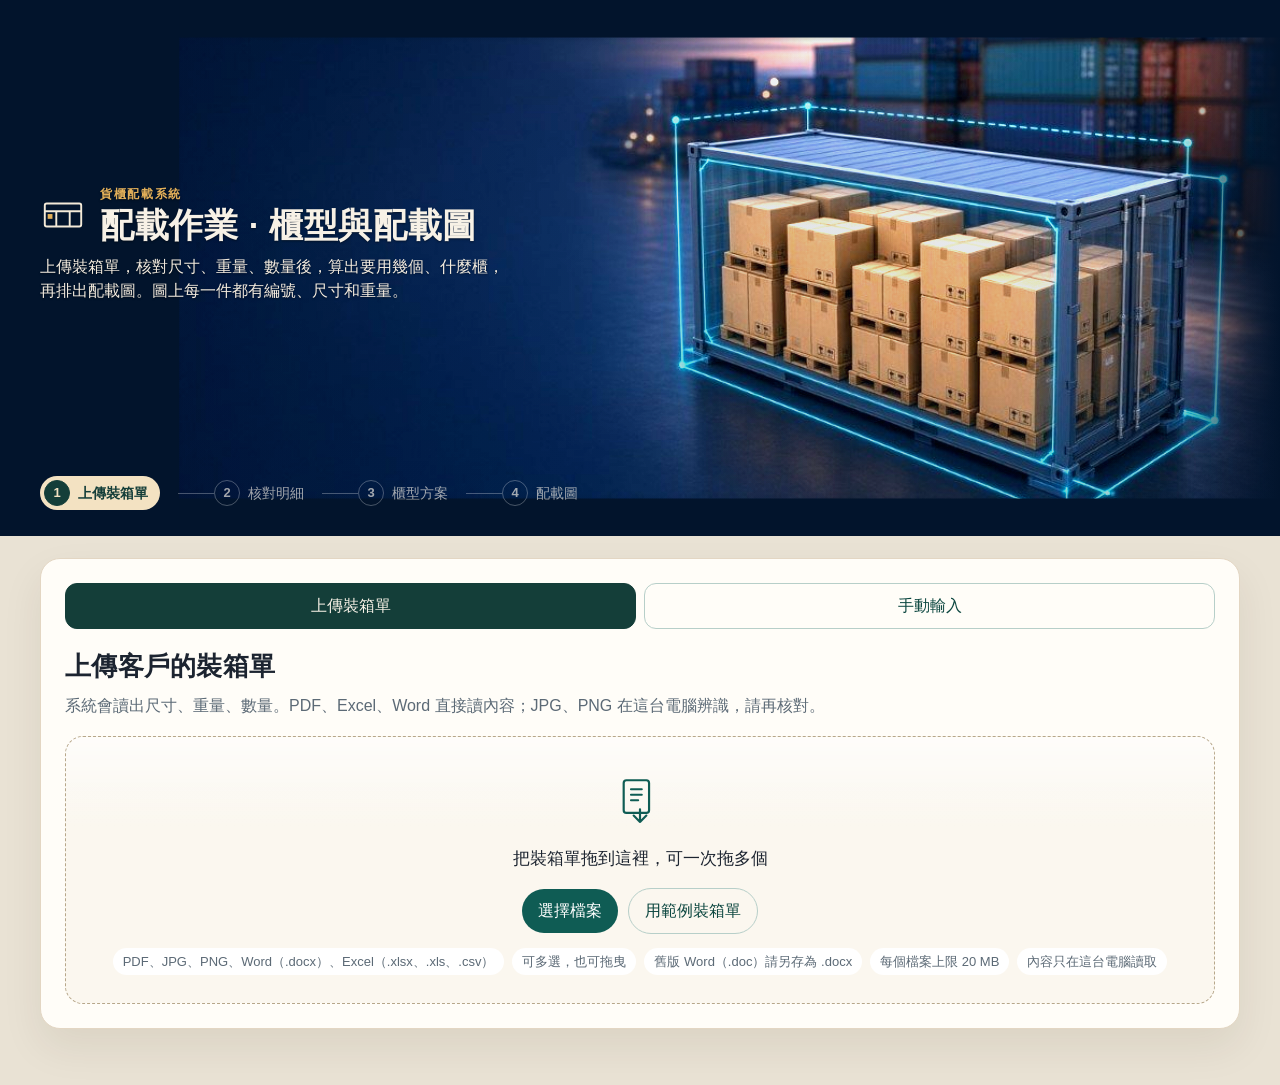
<file: index.html>
<!DOCTYPE html>
<html lang="zh-Hant">
  <head>
    <meta charset="utf-8" />
    <meta name="viewport" content="width=device-width, initial-scale=1" />
    <meta name="color-scheme" content="light" />
    <title>配載作業 · 櫃型與配載圖</title>
    <link rel="stylesheet" href="css/app.css?v=3.6" />
    <script type="importmap">
      {
        "imports": {
          "three": "./js/vendor/three/three.module.js"
        }
      }
    </script>
  </head>
  <body data-step="1">
    <a class="skip" href="#stage">跳到主要內容</a>
    <header class="mast">
      <div class="hero-backdrop" aria-hidden="true">
        <img
          class="hero-bg"
          src="images/container-planner-hero.jpg?v=3.3"
          alt=""
          width="1024"
          height="576"
          decoding="async"
          fetchpriority="high"
        />
      </div>
      <div class="mast-inner">
        <div class="hero-row">
          <div class="hero-copy">
            <div class="brand">
              <svg class="mark" viewBox="0 0 48 48" aria-hidden="true">
                <rect x="5" y="12" width="38" height="24" rx="2" fill="none" stroke="currentColor" stroke-width="2" />
                <path d="M5 20h38M17 20v16M31 20v16" fill="none" stroke="currentColor" stroke-width="2" />
                <rect x="8" y="23" width="5" height="5" fill="#e4b15a" />
              </svg>
              <div>
                <p class="eyebrow">貨櫃配載系統</p>
                <h1>配載作業 · 櫃型與配載圖</h1>
              </div>
            </div>
            <p class="lede">
              <span class="lede-line">上傳裝箱單，核對尺寸、重量、數量後，算出要用幾個、什麼櫃，</span>
              <span class="lede-line">再排出配載圖。圖上每一件都有編號、尺寸和重量。</span>
            </p>
          </div>
        </div>
        <ol class="steps" aria-label="作業步驟">
          <li data-step="1"><span class="step-body"><span class="step-index">1</span>上傳裝箱單</span></li>
          <li data-step="2"><span class="step-body"><span class="step-index">2</span>核對明細</span></li>
          <li data-step="3"><span class="step-body"><span class="step-index">3</span>櫃型方案</span></li>
          <li data-step="4"><span class="step-body"><span class="step-index">4</span>配載圖</span></li>
        </ol>
      </div>
    </header>
    <main id="stage" class="stage"></main>
    <script src="vendor/pdf.min.js"></script>
    <script src="js/vendor/xlsx/xlsx.full.min.js"></script>
    <script src="js/vendor/mammoth/mammoth.browser.min.js"></script>
    <script src="js/vendor/tesseract/tesseract.min.js"></script>
    <script>
      if (location.protocol === "file:") {
        var stage = document.getElementById("stage");
        stage.innerHTML =
          '<section class="panel panel-upload">' +
          '<h2>請改開本機網頁</h2>' +
          '<p class="quiet">直接點這個檔案時，瀏覽器不會載入下方的操作畫面。</p>' +
          '<p class="actions"><a class="file-open" href="http://localhost:8765/">打開操作畫面</a></p>' +
          "</section>";
        location.replace("http://localhost:8765/");
      }
    </script>
    <script type="module" src="js/app.js?v=3.5"></script>
  </body>
</html>
</file>
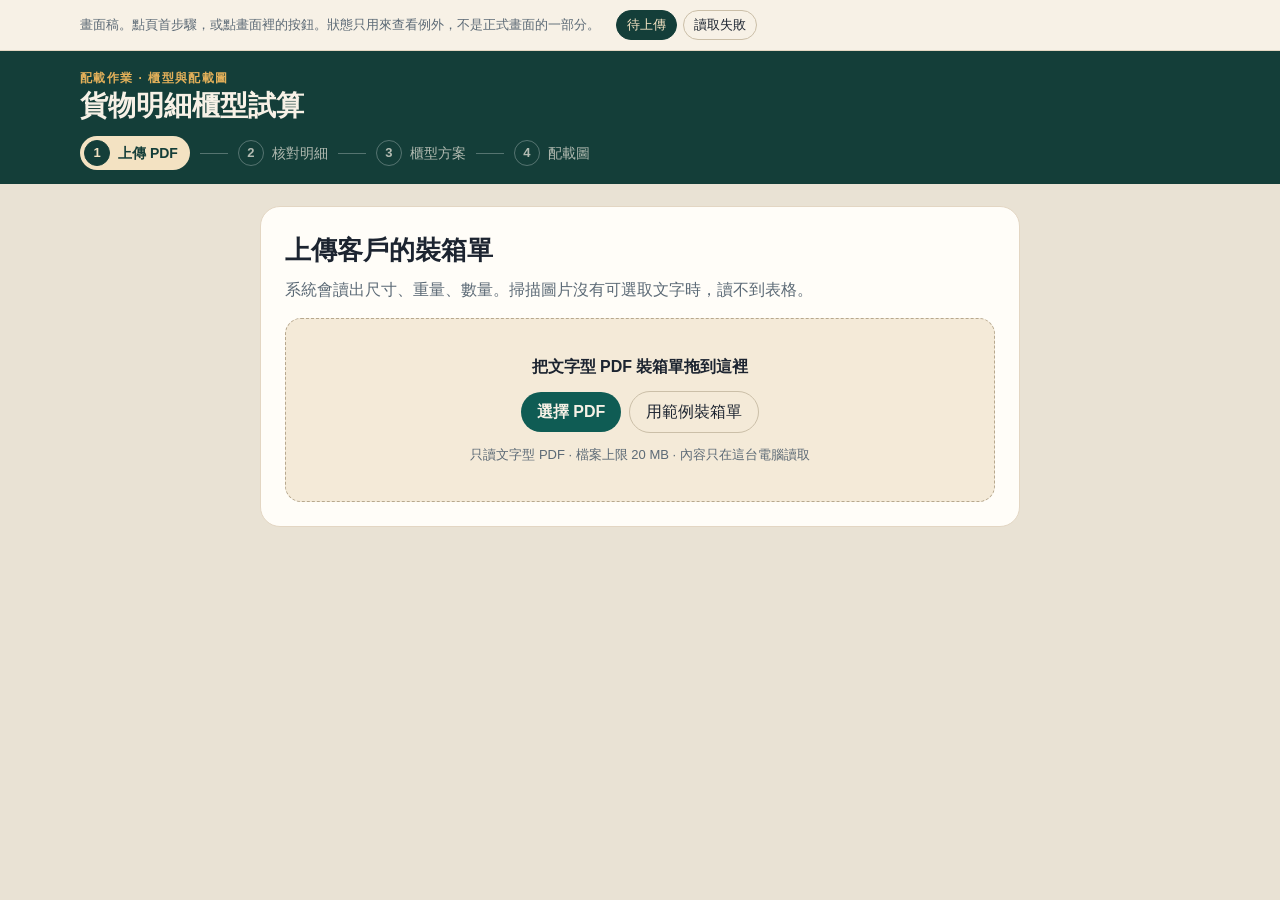
<file: wireframe.html>
<!DOCTYPE html>
<html lang="zh-Hant">
  <head>
    <meta charset="utf-8" />
    <meta name="viewport" content="width=device-width, initial-scale=1" />
    <title>貨物明細櫃型試算 · 畫面稿</title>
    <style>
      :root {
        --bg: #e9e2d4;
        --ink: #1c2430;
        --muted: #5c6a76;
        --card: #fffdf8;
        --line: #e3d6c3;
        --harbor: #143e39;
        --teal: #0f5c54;
        --sand: #f4ead8;
        --gold: #e4b15a;
        --warn-bg: #fff6e4;
        --warn-ink: #7a4e0c;
        --bad: #8d3b32;
        --bad-bg: #fdeceb;
        --ok-bg: #e7f4f1;
      }
      * { box-sizing: border-box; }
      body {
        margin: 0;
        background: var(--bg);
        color: var(--ink);
        font-family: "Segoe UI", "Microsoft JhengHei", sans-serif;
        font-size: 16px;
        line-height: 1.5;
      }
      button { font: inherit; color: inherit; cursor: pointer; }
      button:disabled { cursor: not-allowed; opacity: 0.45; }
      .viewer {
        background: #f7f1e6;
        border-bottom: 1px solid var(--line);
      }
      .wrap { width: min(1120px, calc(100% - 32px)); margin: 0 auto; }
      .viewer-inner { padding: 10px 0; display: flex; flex-wrap: wrap; gap: 8px 16px; align-items: center; }
      .viewer p { margin: 0; color: var(--muted); font-size: 13px; }
      .pills { display: flex; flex-wrap: wrap; gap: 6px; }
      .pill {
        border: 1px solid #cbbfa8;
        background: transparent;
        border-radius: 999px;
        padding: 4px 10px;
        font-size: 13px;
      }
      .pill.is-on { background: var(--harbor); color: #f3e2c2; border-color: var(--harbor); }
      .mast { background: var(--harbor); color: #f7f1e6; }
      .mast-inner { padding: 18px 0 14px; }
      .eyebrow { margin: 0; color: var(--gold); font-size: 12px; font-weight: 700; letter-spacing: 0.12em; }
      h1 { margin: 2px 0 0; font-size: 28px; line-height: 1.2; }
      .steps { display: flex; flex-wrap: wrap; gap: 8px 0; margin: 14px 0 0; padding: 0; list-style: none; }
      .steps li { display: flex; align-items: center; color: rgba(247, 241, 230, 0.7); font-size: 14px; }
      .steps li:not(:last-child)::after {
        content: "";
        width: 28px;
        height: 1px;
        margin: 0 10px;
        background: rgba(255, 255, 255, 0.28);
      }
      .steps button {
        display: inline-flex;
        align-items: center;
        gap: 8px;
        border: 0;
        background: transparent;
        color: inherit;
        padding: 0;
      }
      .step-index {
        width: 26px;
        height: 26px;
        display: grid;
        place-items: center;
        border: 1px solid rgba(255, 255, 255, 0.28);
        border-radius: 50%;
        font-size: 13px;
        font-weight: 700;
      }
      .steps li.is-current { color: var(--harbor); font-weight: 700; }
      .steps li.is-current button {
        background: #f3e2c2;
        border-radius: 999px;
        padding: 4px 12px 4px 4px;
      }
      .steps li.is-current .step-index { background: var(--harbor); color: #f3e2c2; border-color: var(--harbor); }
      .stage { padding: 22px 0 56px; }
      .panel {
        background: var(--card);
        border: 1px solid var(--line);
        border-radius: 20px;
        padding: 24px;
      }
      .panel-narrow { width: min(760px, 100%); margin: 0 auto; }
      h2 { margin: 0; font-size: 26px; }
      .quiet { margin: 8px 0 0; color: var(--muted); }
      .banner { margin: 14px 0 0; padding: 10px 12px; border-radius: 12px; background: var(--warn-bg); color: var(--warn-ink); }
      .banner.bad { background: var(--bad-bg); color: var(--bad); }
      .banner.ok { background: var(--ok-bg); color: var(--teal); }
      .banner.info { background: #eef3f8; color: #1d4e89; }
      .drop {
        margin-top: 16px;
        border: 1.5px dashed #b7a88e;
        border-radius: 16px;
        background: var(--sand);
        padding: 36px 16px;
        text-align: center;
      }
      .drop strong { display: block; margin-bottom: 12px; }
      .hints { margin: 12px 0 0; color: var(--muted); font-size: 13px; }
      .actions, .bottom, .row-actions { display: flex; flex-wrap: wrap; gap: 8px; align-items: center; }
      .bottom { justify-content: space-between; margin-top: 16px; }
      .primary, .secondary, .tiny {
        border-radius: 999px;
        padding: 8px 16px;
      }
      .primary { background: var(--teal); color: #f7f1e6; border: 0; font-weight: 700; }
      .secondary, .tiny { background: transparent; border: 1px solid #cbbfa8; }
      .tiny { padding: 4px 10px; font-size: 13px; }
      .filechip {
        display: inline-block;
        margin-top: 10px;
        padding: 2px 10px;
        border: 1px solid var(--line);
        border-radius: 999px;
        color: var(--muted);
        font-size: 13px;
      }
      .scroll-hint { margin: 12px 0 6px; color: var(--muted); font-size: 13px; }
      .table-wrap { overflow-x: auto; }
      table { width: 100%; min-width: 760px; border-collapse: collapse; font-size: 14px; }
      th, td { padding: 8px; border-bottom: 1px solid var(--line); text-align: right; }
      th:first-child, td:first-child, th:last-child, td:last-child { text-align: left; }
      th { color: var(--muted); font-size: 13px; font-weight: 700; }
      .field {
        display: inline-flex;
        min-width: 52px;
        justify-content: flex-end;
        border: 1px solid #e3d6c3;
        background: white;
        padding: 2px 6px;
      }
      td:first-child .field { min-width: 88px; justify-content: flex-start; }
      .field.is-missing { background: #fff3c4; color: var(--warn-ink); border-color: #e4b15a; }
      .flag { display: block; margin-bottom: 4px; color: var(--warn-ink); font-size: 12px; font-weight: 700; }
      .computed { color: var(--muted); }
      .totals, .summary { display: grid; grid-template-columns: repeat(3, 1fr); gap: 8px; margin-top: 14px; }
      .summary { grid-template-columns: repeat(4, 1fr); }
      .stat { border: 1px solid var(--line); border-radius: 12px; padding: 8px 10px; }
      .stat span { display: block; color: var(--muted); font-size: 13px; }
      .stat strong { font-size: 20px; }
      .stack-choice { display: grid; grid-template-columns: 1fr 1fr; gap: 8px; margin-top: 8px; }
      .stack-option {
        display: flex;
        gap: 8px;
        text-align: left;
        border: 1px solid var(--line);
        border-radius: 14px;
        background: white;
        padding: 12px;
      }
      .stack-option.is-on { border-color: var(--teal); background: var(--ok-bg); }
      .dot {
        width: 14px;
        height: 14px;
        margin-top: 4px;
        flex: none;
        border: 1px solid var(--harbor);
        border-radius: 50%;
      }
      .stack-option.is-on .dot { background: var(--teal); border-color: var(--teal); }
      .stack-option strong, .stack-option span { display: block; }
      .stack-option span { color: var(--muted); font-size: 14px; font-weight: 400; }
      .plans { display: grid; grid-template-columns: repeat(3, 1fr); gap: 12px; margin-top: 16px; }
      .plan {
        border: 1px solid var(--line);
        border-radius: 16px;
        padding: 14px;
        background: white;
        display: flex;
        flex-direction: column;
        gap: 8px;
      }
      .plan.is-selected { border-color: var(--teal); background: #f3faf8; }
      .tags, .codes { display: flex; flex-wrap: wrap; gap: 6px; }
      .tag, .code {
        border-radius: 999px;
        padding: 2px 8px;
        font-size: 12px;
        font-weight: 700;
      }
      .tag { background: var(--sand); }
      .tag.best, .tag.picked { background: var(--harbor); color: #f3e2c2; }
      .code { border: 1px solid var(--line); font-weight: 600; }
      .plan h3 { margin: 0; font-size: 18px; }
      .remain { display: grid; gap: 4px; }
      .remain div { display: flex; justify-content: space-between; gap: 8px; font-size: 14px; }
      .remain span { color: var(--muted); }
      .meter { height: 6px; background: #efe6d6; border-radius: 99px; overflow: hidden; }
      .meter i { display: block; height: 100%; background: #b7a88e; }
      .meter.hot i { background: var(--teal); }
      .use-label { display: flex; justify-content: space-between; font-size: 12px; color: var(--muted); }
      .basis { margin-top: 18px; padding-top: 12px; border-top: 1px solid var(--line); color: var(--muted); font-size: 14px; }
      .basis strong { color: var(--ink); }
      .legend { display: flex; flex-wrap: wrap; gap: 12px; margin: 14px 0; padding: 0; list-style: none; }
      .legend li { display: flex; align-items: center; gap: 6px; }
      .legend i { width: 12px; height: 12px; border-radius: 2px; }
      .sheet { margin-top: 8px; padding-top: 12px; border-top: 1px solid var(--line); }
      .sheet h3 { margin: 0; font-size: 18px; }
      .view-scroll { overflow-x: auto; margin-top: 8px; }
      .deck { width: 640px; height: auto; display: block; }
      .piece-row { cursor: pointer; }
      .piece-row.is-hot { background: #fff3c4; }
      .note { margin-top: 28px; color: var(--muted); font-size: 13px; }
      @media (max-width: 860px) {
        .totals, .summary, .stack-choice, .plans { grid-template-columns: 1fr; }
        h1 { font-size: 22px; }
      }
    </style>
  </head>
  <body>
    <div class="viewer">
      <div class="wrap viewer-inner">
        <p>畫面稿。點頁首步驟，或點畫面裡的按鈕。狀態只用來查看例外，不是正式畫面的一部分。</p>
        <div class="pills" id="variants"></div>
      </div>
    </div>
    <header class="mast">
      <div class="wrap mast-inner">
        <p class="eyebrow">配載作業 · 櫃型與配載圖</p>
        <h1>貨物明細櫃型試算</h1>
        <ol class="steps" id="steps"></ol>
      </div>
    </header>
    <main class="wrap stage" id="stage"></main>
    <script>
      const SCREENS = [
        ["upload", "1", "上傳 PDF"],
        ["review", "2", "核對明細"],
        ["plans", "3", "櫃型方案"],
        ["diagram", "4", "配載圖"],
      ];
      const VARIANTS = {
        upload: [["default", "待上傳"], ["error", "讀取失敗"]],
        review: [["default", "可計算"], ["incomplete", "有未完成列"], ["blocked", "無法計算"], ["recalc", "將清除舊方案"]],
        plans: [["default", "三組方案"], ["selected", "已選定"], ["empty", "沒有可行組合"]],
        diagram: [["default", "全部排入"], ["unpacked", "有未排入"]],
      };
      const STACK_PLANS = [
        { role: "建議", codes: ["20GP × 1"], title: "1 個 20呎櫃（20GP）", remain: [["剩餘空間", "10.33 CBM"], ["剩餘載重", "26,870 kg"]], meters: [["空間使用比例", "68.9%", 69, true], ["載重使用比例", "4.7%", 5, false]], limit: "這組先滿的是空間" },
        { role: "備選", codes: ["40GP × 1"], title: "1 個 40呎櫃（40GP）", remain: [["剩餘空間", "44.83 CBM"], ["剩餘載重", "25,370 kg"]], meters: [["空間使用比例", "33.8%", 34, true], ["載重使用比例", "5.0%", 5, false]], limit: "這組先滿的是空間" },
        { role: "備選", codes: ["40HQ × 1"], title: "1 個 40呎高櫃（40HQ）", remain: [["剩餘空間", "53.43 CBM"], ["剩餘載重", "25,170 kg"]], meters: [["空間使用比例", "30.0%", 30, true], ["載重使用比例", "5.0%", 5, false]], limit: "這組先滿的是空間" },
      ];
      const FLOOR_PLANS = [
        { role: "建議", codes: ["20GP × 1", "40GP × 1"], title: "1 個 20呎櫃（20GP）＋ 1 個 40呎櫃（40GP）", remain: [["剩餘空間", "78.03 CBM"], ["剩餘載重", "53,570 kg"], ["剩餘櫃底", "12.39 m²"]], meters: [["空間使用比例", "22.7%", 23, false], ["載重使用比例", "2.4%", 3, false], ["櫃底使用比例", "70.6%", 71, true]], limit: "這組先滿的是櫃底" },
        { role: "備選", codes: ["20GP × 1", "40HQ × 1"], title: "1 個 20呎櫃（20GP）＋ 1 個 40呎高櫃（40HQ）", remain: [["剩餘空間", "86.63 CBM"], ["剩餘載重", "53,370 kg"], ["剩餘櫃底", "12.39 m²"]], meters: [["空間使用比例", "20.9%", 21, false], ["載重使用比例", "2.4%", 3, false], ["櫃底使用比例", "70.6%", 71, true]], limit: "這組先滿的是櫃底" },
        { role: "備選", codes: ["40GP × 2"], title: "2 個 40呎櫃（40GP）", remain: [["剩餘空間", "112.53 CBM"], ["剩餘載重", "52,070 kg"], ["剩餘櫃底", "26.82 m²"]], meters: [["空間使用比例", "16.9%", 17, false], ["載重使用比例", "2.5%", 3, false], ["櫃底使用比例", "52.6%", 53, true]], limit: "這組先滿的是櫃底" },
      ];
      const CARGO = [
        ["A", "貨物 A", "10 件", "#0f5c54"],
        ["B", "貨物 B", "40 件", "#9a5416"],
        ["C", "貨物 C", "4 件", "#1d4e89"],
        ["D", "貨物 D", "16 件", "#8d3b32"],
      ];
      const state = {
        screen: "upload",
        variant: "default",
        stackable: true,
        appliedStack: true,
        picked: false,
        pickedIndex: 0,
        hot: "1",
      };

      const stepsEl = document.getElementById("steps");
      const variantsEl = document.getElementById("variants");
      const stage = document.getElementById("stage");

      function plansFor(stackable) { return stackable ? STACK_PLANS : FLOOR_PLANS; }
      function stackWord(stackable) { return stackable ? "可堆疊" : "不可堆疊"; }
      function patch(next) { Object.assign(state, next); render(); }
      function jump(screen) {
        let variant = "default";
        if (screen === "plans" && state.picked) variant = "selected";
        if (screen === "review" && state.picked) variant = "recalc";
        patch({ screen, variant });
      }
      function loadFile() {
        patch({ screen: "review", variant: "default", stackable: true, appliedStack: true, picked: false, pickedIndex: 0 });
      }
      function calculate() {
        if (state.variant === "blocked") return;
        patch({ appliedStack: state.stackable, picked: false, pickedIndex: 0, screen: "plans", variant: "default" });
      }
      function pickPlan(index) {
        patch({ picked: true, pickedIndex: index, screen: "diagram", variant: "default", hot: "1" });
      }

      function btn(className, action, label, extra) {
        const disabled = extra && extra.disabled ? " disabled" : "";
        const index = extra && extra.index != null ? ` data-index="${extra.index}"` : "";
        const value = extra && extra.value != null ? ` data-value="${extra.value}"` : "";
        return `<button class="${className}" data-action="${action}"${index}${value}${disabled}>${label}</button>`;
      }

      function banner(kind, text) {
        return `<p class="banner ${kind}">${text}</p>`;
      }

      function stat(label, value) {
        return `<div class="stat"><span>${label}</span><strong>${value}</strong></div>`;
      }

      function field(value, missing) {
        if (missing || value === "") return `<span class="field is-missing">未填</span>`;
        return `<span class="field">${value}</span>`;
      }

      function renderSteps() {
        stepsEl.innerHTML = SCREENS.map(([id, index, name]) => {
          const current = state.screen === id ? " is-current" : "";
          return `<li class="${current}"><button data-action="jump" data-value="${id}"><span class="step-index">${index}</span>${name}</button></li>`;
        }).join("");
      }

      function renderVariants() {
        variantsEl.innerHTML = VARIANTS[state.screen].map(([id, label]) => {
          const on = state.variant === id ? " is-on" : "";
          return `<button class="pill${on}" data-action="variant" data-value="${id}">${label}</button>`;
        }).join("");
      }

      function renderUpload() {
        const error = state.variant === "error"
          ? banner("bad", "PDF 讀取失敗，可能是掃描圖片。請改傳文字型裝箱單。不是 PDF、超過 20 MB 時也留在這一頁。")
          : "";
        return `<section class="panel panel-narrow">
          <h2>上傳客戶的裝箱單</h2>
          <p class="quiet">系統會讀出尺寸、重量、數量。掃描圖片沒有可選取文字時，讀不到表格。</p>
          ${error}
          <div class="drop">
            <strong>把文字型 PDF 裝箱單拖到這裡</strong>
            <div class="actions" style="justify-content:center">
              ${btn("primary", "load", "選擇 PDF")}
              ${btn("secondary", "load", "用範例裝箱單")}
            </div>
            <p class="hints">只讀文字型 PDF · 檔案上限 20 MB · 內容只在這台電腦讀取</p>
          </div>
        </section>`;
      }

      function reviewRows() {
        const full = [
          ["貨物 A", "120", "80", "100", "10", "25", "9.60", "250"],
          ["貨物 B", "60", "40", "40", "40", "8", "3.84", "320"],
          ["貨物 C", "200", "100", "110", "4", "180", "8.80", "720"],
          ["貨物 D", "45", "35", "25", "16", "2.5", "0.63", "40"],
        ];
        if (state.variant === "blocked") return [["", "", "", "", "", "", "—", "—"]];
        if (state.variant === "incomplete") return [...full.slice(0, 3), ["貨物 D", "", "", "", "16", "2.5", "—", "—"]];
        return full;
      }

      function renderReview() {
        const mode = state.variant === "blocked" ? "blocked" : state.variant === "incomplete" ? "incomplete" : "full";
        const totals = mode === "blocked" ? ["0", "0.00", "0"] : mode === "incomplete" ? ["3", "22.24", "1,290"] : ["4", "22.87", "1,330"];
        const rows = reviewRows().map((row) => {
          const open = row[6] === "—";
          const cells = row.map((cell, index) => {
            if (index === 0) {
              const flag = open ? `<span class="flag">未完成，不計入</span>` : "";
              return `<td>${flag}${field(cell, open && cell === "")}</td>`;
            }
            if (index >= 6) return `<td class="computed">${cell}</td>`;
            return `<td>${field(cell, cell === "")}</td>`;
          }).join("");
          return `<tr>${cells}<td><span class="tiny">刪除</span></td></tr>`;
        }).join("");
        const recalc = state.variant === "recalc" ? banner("", "重新計算後，先前選定的方案會清除。") : "";
        const incomplete = mode === "blocked"
          ? banner("", "還有 1 列沒填完。計算櫃型方案不能按。")
          : mode === "incomplete"
            ? banner("", "還有 1 列沒填完，這幾列不會計入櫃型方案。")
            : "";
        const options = [
          [true, "可堆疊", "貨可以疊在別的貨上面。"],
          [false, "不可堆疊", "每一件都放在櫃底，不往上疊。"],
        ].map(([value, title, detail]) => {
          const on = state.stackable === value ? " is-on" : "";
          return `<button class="stack-option${on}" data-action="stack" data-value="${value ? "yes" : "no"}"><i class="dot"></i><span><strong>${title}</strong><span>${detail}</span></span></button>`;
        }).join("");
        return `<section class="panel">
          <h2>核對明細</h2>
          <p class="quiet">長、寬、高、數量要大於 0，單件毛重要已填且不小於 0，這一列才會計入。沒填的格子是黃底。</p>
          <p class="filechip">packing-list.pdf</p>
          ${recalc}${incomplete}
          <p class="scroll-hint">表格可左右滑動，查看尺寸、重量和材積。</p>
          <div class="table-wrap"><table>
            <thead><tr><th>品名</th><th>長 cm</th><th>寬 cm</th><th>高 cm</th><th>數量</th><th>單件毛重 kg</th><th>材積 CBM</th><th>列總重 kg</th><th></th></tr></thead>
            <tbody>${rows}</tbody>
          </table></div>
          <div class="totals">${stat("可計算筆數", totals[0])}${stat("總材積 CBM", totals[1])}${stat("總重量 kg", totals[2])}</div>
          <h3 style="margin:18px 0 0;font-size:18px">堆疊</h3>
          <p class="quiet">選一種，作用於整票。改選之後要再按一次「計算櫃型方案」，方案和配載圖才改用新的選擇。</p>
          <div class="stack-choice">${options}</div>
          <div class="bottom">
            ${btn("secondary", "jump", "返回上傳", { value: "upload" })}
            <div class="row-actions">
              <span class="secondary" style="display:inline-block">新增一列</span>
              ${btn("primary", "calc", "計算櫃型方案", { disabled: mode === "blocked" })}
            </div>
          </div>
        </section>`;
      }

      function renderPlan(plan, index, selected) {
        const meters = plan.meters.map(([label, pct, width, hot]) => `
          <div>
            <div class="use-label"><span>${label}</span><span>${pct}</span></div>
            <div class="meter${hot ? " hot" : ""}"><i style="width:${width}%"></i></div>
          </div>`).join("");
        const remain = plan.remain.map(([label, value]) => `<div><span>${label}</span><strong>${value}</strong></div>`).join("");
        const tags = `<span class="tag${plan.role === "建議" ? " best" : ""}">${plan.role}</span>${selected ? `<span class="tag picked">已選定</span>` : ""}`;
        const codes = plan.codes.map((code) => `<span class="code">${code}</span>`).join("");
        return `<article class="plan${selected ? " is-selected" : ""}">
          <div class="tags">${tags}</div>
          <div class="codes">${codes}</div>
          <h3>${plan.title}</h3>
          <div class="remain">${remain}</div>
          ${meters}
          <p style="margin:0;font-size:14px">${plan.limit}</p>
          ${btn(selected ? "secondary" : "primary", "pick", selected ? "查看配載圖" : "用這個方案產生配載圖", { index })}
        </article>`;
      }

      function renderPlans() {
        const plans = plansFor(state.appliedStack);
        const selected = state.variant === "selected";
        const empty = state.variant === "empty";
        const chosen = plans[state.pickedIndex] || plans[0];
        const mismatch = state.stackable !== state.appliedStack
          ? banner("info", `明細頁已改成${stackWord(state.stackable)}。要再按「計算櫃型方案」，這頁和配載圖才會改。`)
          : "";
        const body = empty
          ? banner("", state.appliedStack
            ? "這票貨超過 12 個櫃子的粗算範圍，或單位有誤，請回核對頁檢查公分與公斤。"
            : "這票貨以不可堆疊來排，12 個櫃子的櫃底仍不夠，或單位有誤。請回核對頁檢查公分與公斤，或改成可堆疊。")
          : `<div class="plans">${plans.map((plan, index) => renderPlan(plan, index, selected && index === state.pickedIndex)).join("")}</div>`;
        const choice = selected && !empty
          ? banner("ok", `已選定 ${chosen.title}。${stackWord(state.appliedStack)}。配載圖用的就是這組櫃量與櫃型。`)
          : "";
        const open = selected && !empty ? btn("primary", "open", "打開配載圖") : "";
        return `<section class="panel">
          <h2>櫃型方案</h2>
          <p class="quiet">${state.appliedStack
            ? "選定一組後會依櫃的內徑排出配載圖。這次是可堆疊。卡片上的剩餘空間仍是容積相減。"
            : "選定一組後會依櫃的內徑排出配載圖。這次是不可堆疊，每一件都放在櫃底，所以方案還要有夠大的櫃底。"}</p>
          ${mismatch}
          <div class="summary">
            ${stat("總材積 CBM", "22.87")}${stat("總重量 kg", "1,330")}${stat("件數", "70")}${stat("這次", stackWord(state.appliedStack))}
          </div>
          ${body}
          ${choice}
          <aside class="basis">
            <p style="margin:0 0 6px"><strong>估算基準</strong></p>
            <p style="margin:0">20GP 20呎櫃　內容積 33.2 CBM · 載重 28,200 kg · 內徑 589×235×239 cm</p>
            <p style="margin:0">40GP 40呎櫃　內容積 67.7 CBM · 載重 26,700 kg · 內徑 1,203×235×239 cm</p>
            <p style="margin:0">40HQ 40呎高櫃　內容積 76.3 CBM · 載重 26,500 kg · 內徑 1,203×235×269 cm</p>
            <p style="margin:8px 0 0">這是常見粗算值，還沒扣公路限重。內徑用來產生配載圖。畫面上不能改這些數。</p>
          </aside>
          <div class="bottom">
            ${btn("secondary", "jump", "返回修改明細", { value: "review" })}
            ${open}
          </div>
        </section>`;
      }

      function deck(boxes) {
        const shapes = boxes.map((box) => {
          const color = CARGO.find((item) => item[0] === box.cargo)[3];
          const hot = state.hot === box.id;
          const lines = box.lines.map((line, index) => {
            const y = 16 + box.y + box.h / 2 + (index - (box.lines.length - 1) / 2) * 16;
            return `<text x="${64 + box.x + box.w / 2}" y="${y}" text-anchor="middle" fill="#f7f1e6" font-size="13" font-weight="${index === 0 ? 700 : 500}">${line}</text>`;
          }).join("");
          return `<g data-action="hot" data-value="${box.id}" style="cursor:pointer">
            <rect x="${64 + box.x}" y="${16 + box.y}" width="${box.w}" height="${box.h}" rx="4" fill="${color}" stroke="${hot ? "#e4b15a" : color}" stroke-width="${hot ? 5 : 0}"></rect>
            ${lines}
          </g>`;
        }).join("");
        return `<div class="view-scroll"><svg class="deck" viewBox="0 0 640 210" role="img" aria-label="貨櫃俯視示意">
          <text x="8" y="110" fill="#5c6a76" font-size="13">封閉端</text>
          <rect x="64" y="16" width="500" height="176" rx="6" fill="#f6f0e4" stroke="#143e39" stroke-width="2"></rect>
          <text x="574" y="110" fill="#5c6a76" font-size="13">櫃門</text>
          ${shapes}
        </svg></div>`;
      }

      function renderDiagram() {
        if (!state.picked && state.variant === "default") {
          return `<section class="panel panel-narrow">
            <h2>配載圖</h2>
            <p class="quiet">請先在櫃型方案選定一組。</p>
            <div class="bottom">${btn("primary", "jump", "返回方案", { value: "plans" })}</div>
          </section>`;
        }
        const plans = plansFor(state.appliedStack);
        const plan = plans[state.pickedIndex] || plans[0];
        const known = state.pickedIndex === 0 && state.variant !== "unpacked";
        const countText = state.variant === "unpacked" ? "圖上 69 件" : known ? "圖上 70 件" : "圖上件數依試排結果";
        const unpacked = state.variant === "unpacked"
          ? banner("", "還有 1 件依內徑或載重排不進去：51（200×100×110 cm，180 kg）。可改選別的方案，或回明細檢查單件尺寸。這是例外畫面；參考案例本身 70 件都會排入。")
          : "";
        const legend = `<ul class="legend">${CARGO.map((item) => `<li><i style="background:${item[3]}"></i><span>${item[1]} · ${item[2]}</span></li>`).join("")}</ul>`;
        let sheets = "";
        if (state.appliedStack) {
          const heads = [
            ["第 1 櫃 · 20呎櫃（20GP）", "內徑 589×235×239 cm · 已排 70 件 · 22.87 CBM · 1,330 / 28,200 kg"],
            ["第 1 櫃 · 40呎櫃（40GP）", "內徑 1,203×235×239 cm · 載重 26,700 kg · 已排件數與材積試排後填入"],
            ["第 1 櫃 · 40呎高櫃（40HQ）", "內徑 1,203×235×269 cm · 載重 26,500 kg · 已排件數與材積試排後填入"],
          ];
          const head = heads[state.pickedIndex] || heads[0];
          sheets = `<section class="sheet"><h3>${head[0]}</h3><p class="quiet">${head[1]}</p>
            <p class="scroll-hint">俯視圖比畫面寬時可左右滑動，從封閉端看到櫃門。格子是示意，正式畫面會把每一件都畫進去。</p>
            <p><strong>第 1 層 · 每一格最底下的貨</strong></p>
            ${deck([
              { id: "1", cargo: "A", x: 16, y: 16, w: 170, h: 78, lines: ["1", "120×80×100", "25 kg"] },
              { id: "51", cargo: "C", x: 200, y: 16, w: 270, h: 110, lines: ["51", "200×100×110", "180 kg"] },
              { id: "11", cargo: "B", x: 16, y: 108, w: 150, h: 52, lines: ["11", "60×40×40", "8 kg"] },
            ])}
            <p><strong>第 2 層 · 疊在下面那層之上</strong></p>
            ${deck([
              { id: "2", cargo: "A", x: 16, y: 16, w: 170, h: 78, lines: ["2", "120×80×100", "25 kg"] },
              { id: "67", cargo: "D", x: 210, y: 28, w: 120, h: 70, lines: ["67", "45×35×25", "2.5 kg"] },
            ])}
          </section>`;
        } else {
          const first = state.pickedIndex === 2
            ? ["第 1 櫃 · 40呎櫃（40GP）", "內徑 1,203×235×239 cm · 載重 26,700 kg"]
            : ["第 1 櫃 · 20呎櫃（20GP）", "內徑 589×235×239 cm · 載重 28,200 kg"];
          const second = state.pickedIndex === 1
            ? ["第 2 櫃 · 40呎高櫃（40HQ）", "內徑 1,203×235×269 cm · 載重 26,500 kg"]
            : ["第 2 櫃 · 40呎櫃（40GP）", "內徑 1,203×235×239 cm · 載重 26,700 kg"];
          sheets = `<p class="quiet">不可堆疊時每個櫃子只有貼地的一層。建議方案會把 70 件分在兩個櫃子的櫃底。各櫃件數以正式試排為準。</p>
            <section class="sheet"><h3>${first[0]}</h3><p class="quiet">${first[1]} · 已排件數與材積試排後填入</p>
              <p><strong>第 1 層 · 貼在櫃底，離地 0</strong></p>
              ${deck([
                { id: "1", cargo: "A", x: 16, y: 20, w: 180, h: 90, lines: ["1", "120×80×100", "25 kg"] },
                { id: "51", cargo: "C", x: 214, y: 16, w: 250, h: 140, lines: ["51", "200×100×110", "180 kg"] },
              ])}
            </section>
            <section class="sheet"><h3>${second[0]}</h3><p class="quiet">${second[1]} · 已排件數與材積試排後填入</p>
              <p><strong>第 1 層 · 貼在櫃底，離地 0</strong></p>
              ${deck([
                { id: "11", cargo: "B", x: 16, y: 40, w: 160, h: 70, lines: ["11", "60×40×40", "8 kg"] },
                { id: "67", cargo: "D", x: 200, y: 50, w: 130, h: 64, lines: ["67", "45×35×25", "2.5 kg"] },
              ])}
            </section>`;
        }
        const ground = state.appliedStack ? "100" : "0";
        const rows = [
          ["1", "貨物 A", "120×80×100", "25", "第 1 櫃", "0", "16", "16", ""],
          ["11", "貨物 B", "60×40×40", "8", state.appliedStack ? "第 1 櫃" : "第 2 櫃", ground, "16", "108", ""],
          ["51", "貨物 C", "200×100×110", "180", state.variant === "unpacked" ? "未排入" : "第 1 櫃", state.variant === "unpacked" ? "—" : "0", state.variant === "unpacked" ? "—" : "200", state.variant === "unpacked" ? "—" : "16", state.variant === "unpacked" ? "排不進這組櫃" : ""],
          ["67", "貨物 D", "45×35×25", "2.5", state.appliedStack ? "第 1 櫃" : "第 2 櫃", state.appliedStack ? "100" : "0", "210", "28", ""],
        ];
        const body = rows.map((row) => {
          const hot = state.hot === row[0] ? " is-hot" : "";
          return `<tr class="piece-row${hot}" data-action="hot" data-value="${row[0]}">${row.map((cell) => `<td>${cell || "—"}</td>`).join("")}</tr>`;
        }).join("");
        return `<section class="panel">
          <h2>配載圖</h2>
          <p class="quiet">格子裡寫編號、尺寸（公分）和單件重量（公斤）。左是封閉端，右是櫃門。這是依常見內徑試排，還沒檢查重心、門能不能關，也還沒扣公路限重。</p>
          ${banner("ok", `已選定 ${plan.title}。${stackWord(state.appliedStack)}。${countText}，編號沿明細順序。`)}
          ${unpacked}
          ${legend}
          ${sheets}
          <h3 style="margin:18px 0 0">每件明細</h3>
          <p class="quiet">點一列或點圖上的貨，會互相標出來。這裡只列 4 件代表；正式頁面每一件一列。</p>
          <div class="table-wrap"><table>
            <thead><tr><th>編號</th><th>品名</th><th>尺寸 cm</th><th>重量 kg</th><th>位置</th><th>離地 cm</th><th>距封閉端 cm</th><th>距上緣 cm</th><th>備註</th></tr></thead>
            <tbody>${body}</tbody>
          </table></div>
          <div class="bottom">
            ${btn("secondary", "jump", "返回方案", { value: "plans" })}
            <div class="row-actions">
              ${btn("secondary", "jump", "返回修改明細", { value: "review" })}
              ${btn("primary", "print", "列印配載圖")}
            </div>
          </div>
          <p class="note">關門、重心、門位、公路限重，以及某一列單獨能不能疊，留在畫面之外。方案頁的剩餘空間是容積相減；每一件的位置只出現在配載圖。</p>
        </section>`;
      }

      function render() {
        renderSteps();
        renderVariants();
        const view = { upload: renderUpload, review: renderReview, plans: renderPlans, diagram: renderDiagram }[state.screen];
        stage.innerHTML = view();
      }

      document.body.addEventListener("click", (event) => {
        const target = event.target.closest("[data-action]");
        if (!target || target.disabled) return;
        const action = target.dataset.action;
        if (action === "jump") jump(target.dataset.value);
        if (action === "variant") patch({ variant: target.dataset.value });
        if (action === "load") loadFile();
        if (action === "calc") calculate();
        if (action === "stack") patch({ stackable: target.dataset.value === "yes" });
        if (action === "pick") pickPlan(Number(target.dataset.index));
        if (action === "open") patch({ picked: true, screen: "diagram", variant: "default" });
        if (action === "hot") patch({ hot: target.dataset.value });
        if (action === "print") window.print();
      });

      render();
    </script>
  </body>
</html>
</file>
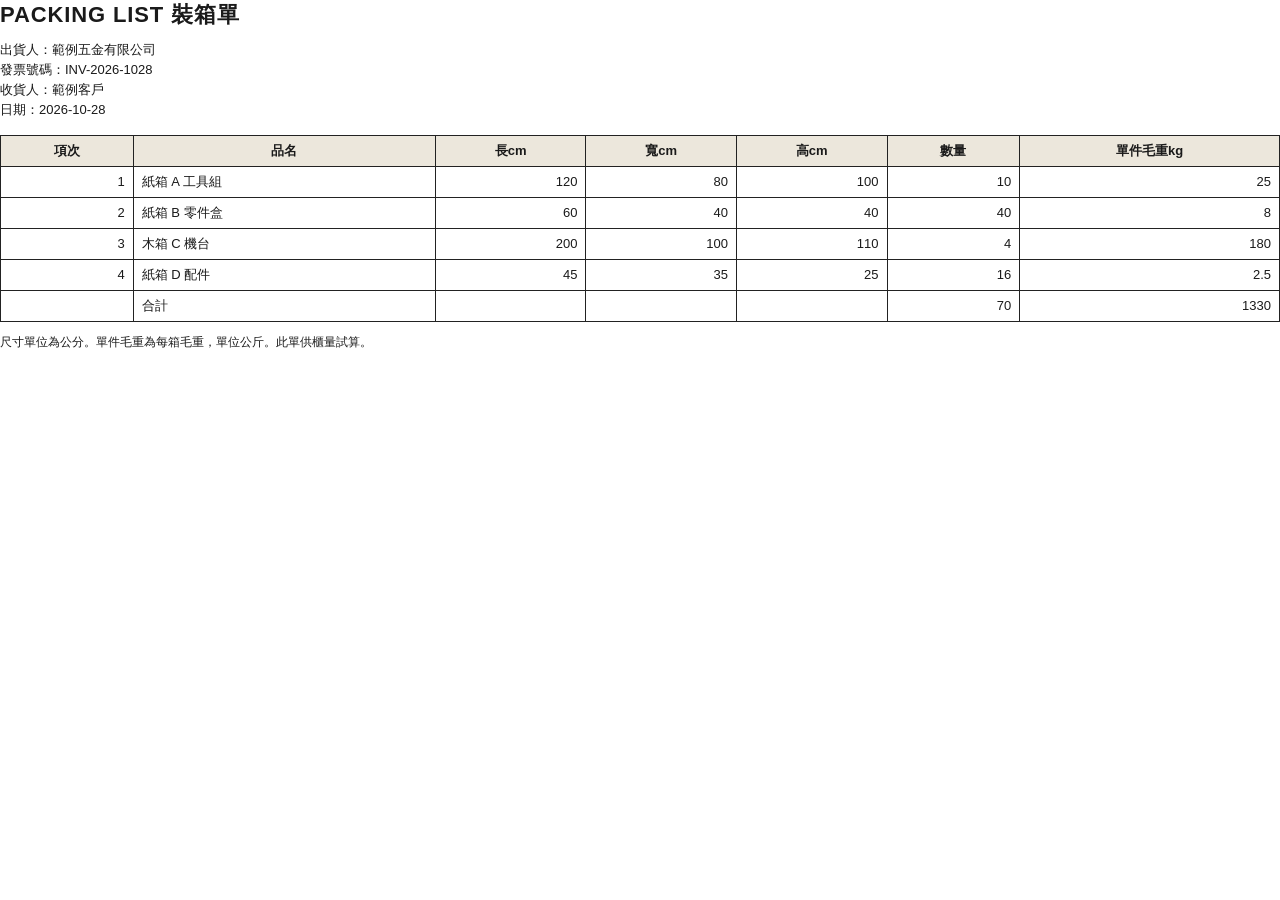
<file: sample/packing-list.html>
<!DOCTYPE html>
<html lang="zh-Hant">
  <head>
    <meta charset="utf-8" />
    <title>PACKING LIST INV-2026-1028</title>
    <style>
      @page {
        size: A4;
        margin: 14mm;
      }
      body {
        margin: 0;
        color: #1a1a1a;
        font-family: "Microsoft JhengHei", "PMingLiU", sans-serif;
        font-size: 13px;
      }
      h1 {
        margin: 0;
        font-size: 22px;
        letter-spacing: 0.04em;
      }
      .meta {
        margin: 10px 0 14px;
        line-height: 1.55;
      }
      table {
        width: 100%;
        border-collapse: collapse;
      }
      th,
      td {
        border: 1px solid #222;
        padding: 6px 8px;
        white-space: nowrap;
      }
      th {
        background: #ece7dc;
        font-weight: 700;
        text-align: center;
      }
      td.num {
        text-align: right;
        font-variant-numeric: tabular-nums;
      }
      .foot {
        margin-top: 12px;
        font-size: 12px;
      }
    </style>
  </head>
  <body>
    <h1>PACKING LIST 裝箱單</h1>
    <div class="meta">
      出貨人：範例五金有限公司<br />
      發票號碼：INV-2026-1028<br />
      收貨人：範例客戶<br />
      日期：2026-10-28
    </div>
    <table>
      <thead>
        <tr>
          <th>項次</th>
          <th>品名</th>
          <th>長cm</th>
          <th>寬cm</th>
          <th>高cm</th>
          <th>數量</th>
          <th>單件毛重kg</th>
        </tr>
      </thead>
      <tbody>
        <tr>
          <td class="num">1</td>
          <td>紙箱 A 工具組</td>
          <td class="num">120</td>
          <td class="num">80</td>
          <td class="num">100</td>
          <td class="num">10</td>
          <td class="num">25</td>
        </tr>
        <tr>
          <td class="num">2</td>
          <td>紙箱 B 零件盒</td>
          <td class="num">60</td>
          <td class="num">40</td>
          <td class="num">40</td>
          <td class="num">40</td>
          <td class="num">8</td>
        </tr>
        <tr>
          <td class="num">3</td>
          <td>木箱 C 機台</td>
          <td class="num">200</td>
          <td class="num">100</td>
          <td class="num">110</td>
          <td class="num">4</td>
          <td class="num">180</td>
        </tr>
        <tr>
          <td class="num">4</td>
          <td>紙箱 D 配件</td>
          <td class="num">45</td>
          <td class="num">35</td>
          <td class="num">25</td>
          <td class="num">16</td>
          <td class="num">2.5</td>
        </tr>
        <tr>
          <td></td>
          <td>合計</td>
          <td></td>
          <td></td>
          <td></td>
          <td class="num">70</td>
          <td class="num">1330</td>
        </tr>
      </tbody>
    </table>
    <p class="foot">尺寸單位為公分。單件毛重為每箱毛重，單位公斤。此單供櫃量試算。</p>
  </body>
</html>
</file>
<file: css/app.css>
:root {
  color-scheme: light;
  --bg: #e9e2d4;
  --ink: #1c2430;
  --muted: #5c6a76;
  --card: #fffdf8;
  --line: #e3d6c3;
  --harbor: #143e39;
  --harbor-deep: #0e2f2b;
  --teal: #0f5c54;
  --teal-dark: #0b463f;
  --sand: #f4ead8;
  --sand-strong: #e7d3ae;
  --gold: #e4b15a;
  --warn-bg: #fff6e4;
  --warn-ink: #7a4e0c;
  --bad: #8d3b32;
  --bad-bg: #fdeceb;
  --ok-bg: #e7f4f1;
  --shadow: 0 18px 40px rgba(48, 36, 18, 0.08);
}

* { box-sizing: border-box; }

[hidden] { display: none !important; }

body {
  margin: 0;
  min-height: 100vh;
  background:
    linear-gradient(180deg, rgba(255, 252, 246, 0.7), transparent 240px),
    var(--bg);
  color: var(--ink);
  font-family: "Segoe UI", "Microsoft JhengHei", sans-serif;
  font-size: 16px;
  line-height: 1.5;
}

button, input { font: inherit; color: inherit; }

.skip {
  position: absolute;
  left: 12px;
  top: -48px;
  z-index: 10;
  padding: 8px 12px;
  border-radius: 999px;
  background: white;
  color: var(--harbor);
}

.skip:focus { top: 12px; }

.mast {
  position: sticky;
  top: 0;
  z-index: 4;
  background: var(--harbor);
  color: #f7f1e6;
  box-shadow: 0 10px 24px rgba(14, 36, 32, 0.16);
}

.hero-backdrop {
  display: none;
}

.mast-inner, .stage {
  width: min(1120px, calc(100% - 32px));
  margin: 0 auto;
}

.mast-inner { padding: 22px 0 18px; }

.hero-row {
  display: grid;
  grid-template-columns: minmax(0, 1fr) minmax(250px, 360px);
  gap: 32px;
  align-items: center;
}

.hero-copy { min-width: 0; }

.hero-image {
  display: block;
  width: 100%;
  height: auto;
  max-height: 210px;
  object-fit: contain;
  object-position: right center;
  filter: drop-shadow(0 14px 24px rgba(5, 25, 22, 0.24));
}

body[data-step="1"] .mast {
  position: relative;
  overflow: hidden;
  isolation: isolate;
  background: #02142c;
  box-shadow: none;
}

body[data-step="1"] .hero-backdrop {
  display: block;
  position: absolute;
  inset: 0;
  z-index: 0;
  pointer-events: none;
  overflow: hidden;
}

body[data-step="1"] .hero-bg {
  display: block;
  width: 100%;
  height: 100%;
  object-fit: cover;
  object-position: right center;
  filter: brightness(1.6) contrast(1.05) saturate(1.1);
  transform: scale(0.86);
  transform-origin: right center;
  animation: hero-bg-drift 22s ease-in-out infinite alternate;
}

body[data-step="1"] .hero-backdrop::before {
  content: "";
  position: absolute;
  inset: 0;
  z-index: 1;
  pointer-events: none;
  background:
    linear-gradient(
      90deg,
      #02142c 0%,
      rgba(2, 20, 44, 0) 8%,
      rgba(2, 20, 44, 0) 92%,
      #02142c 100%
    ),
    linear-gradient(
      180deg,
      #02142c 0%,
      rgba(2, 20, 44, 0) 8%,
      rgba(2, 20, 44, 0) 92%,
      #02142c 100%
    );
}

body[data-step="1"] .hero-backdrop::after {
  content: "";
  position: absolute;
  inset: 0;
  z-index: 2;
  background:
    linear-gradient(
      105deg,
      rgba(2, 20, 44, 0.42) 0%,
      rgba(2, 20, 44, 0.26) 30%,
      rgba(2, 20, 44, 0.04) 52%,
      rgba(2, 20, 44, 0) 76%,
      rgba(2, 20, 44, 0.04) 100%
    ),
    linear-gradient(180deg, rgba(2, 20, 44, 0) 0%, rgba(2, 20, 44, 0.2) 100%);
}

body[data-step="1"] .mast-inner {
  position: relative;
  z-index: 1;
  padding: 34px 0 26px;
}

body[data-step="1"] .hero-row {
  position: relative;
  display: flex;
  align-items: center;
  min-height: 420px;
  overflow: visible;
}

body[data-step="1"] .hero-row::after {
  display: none;
}

body[data-step="1"] .hero-image {
  display: none;
}

body[data-step="1"] .hero-copy {
  position: relative;
  z-index: 2;
  width: min(31rem, 54%);
  padding: 18px 0;
  text-shadow: 0 1px 2px rgba(0, 0, 0, 0.45);
  animation: hero-copy-in 700ms cubic-bezier(0.22, 1, 0.36, 1) both;
}

body[data-step="1"] h1 {
  font-size: clamp(28px, 3vw, 34px);
  white-space: nowrap;
}

body[data-step="1"] .hero-copy .lede {
  max-width: 34rem;
  color: #f4ecdf;
}

.lede-line {
  display: block;
  white-space: nowrap;
}

body[data-step="1"] .steps {
  margin-top: 22px;
  animation: hero-copy-in 900ms cubic-bezier(0.22, 1, 0.36, 1) both;
}

body[data-step="2"] .hero-backdrop,
body[data-step="3"] .hero-backdrop,
body[data-step="4"] .hero-backdrop {
  display: none;
}

body[data-step="2"] .hero-row,
body[data-step="3"] .hero-row,
body[data-step="4"] .hero-row {
  display: block;
}

body[data-step="2"] .hero-image,
body[data-step="3"] .hero-image,
body[data-step="4"] .hero-image {
  display: none;
}

@keyframes hero-bg-drift {
  from { transform: scale(0.86) translate3d(0, 0, 0); }
  to { transform: scale(0.9) translate3d(-0.5%, -0.3%, 0); }
}

@keyframes hero-copy-in {
  from {
    opacity: 0;
    transform: translate3d(0, 14px, 0);
  }
  to {
    opacity: 1;
    transform: translate3d(0, 0, 0);
  }
}

@keyframes hero-product-in {
  from {
    opacity: 0;
    transform: translate3d(18px, 10px, 0) scale(0.96);
  }
  to {
    opacity: 1;
    transform: translate3d(0, 0, 0) scale(1);
  }
}

@media (prefers-reduced-motion: reduce) {
  body[data-step="1"] .hero-bg,
  body[data-step="1"] .hero-image,
  body[data-step="1"] .hero-copy,
  body[data-step="1"] .steps {
    animation: none;
  }

  body[data-step="1"] .hero-bg {
    transform: scale(0.86);
  }
}

.brand {
  display: flex;
  gap: 14px;
  align-items: center;
}

.mark {
  width: 46px;
  height: 46px;
  flex: none;
  color: #f4ead8;
}

.eyebrow {
  margin: 0 0 2px;
  color: #e4b15a;
  font-size: 12px;
  font-weight: 700;
  letter-spacing: 0.14em;
}

h1 {
  margin: 0;
  font-size: 30px;
  font-weight: 750;
  letter-spacing: 0.02em;
  line-height: 1.2;
}

.lede {
  max-width: 40rem;
  margin: 10px 0 0;
  color: #efe4d2;
}

body[data-step="2"] .lede,
body[data-step="3"] .lede,
body[data-step="4"] .lede {
  display: none;
}

.steps {
  display: flex;
  flex-wrap: wrap;
  align-items: center;
  gap: 0;
  margin: 16px 0 0;
  padding: 0;
  list-style: none;
}

.steps li {
  display: flex;
  align-items: center;
  gap: 8px;
  color: rgba(247, 241, 230, 0.66);
  font-size: 14px;
}

.steps li:not(:last-child)::after {
  content: "";
  width: 36px;
  height: 1px;
  margin-left: 10px;
  background: rgba(255, 255, 255, 0.28);
}

.step-index {
  display: grid;
  width: 26px;
  height: 26px;
  place-items: center;
  border: 1px solid rgba(255, 255, 255, 0.28);
  border-radius: 50%;
  font-size: 13px;
  font-weight: 700;
}

.steps li.is-done { color: #fff; }

.steps li.is-done .step-index {
  background: rgba(255, 255, 255, 0.16);
  border-color: transparent;
  color: #fff;
}

.step-body {
  display: inline-flex;
  align-items: center;
  gap: 8px;
}

.steps li.is-current { color: var(--harbor); font-weight: 700; }

.steps li.is-current .step-body {
  padding: 4px 12px 4px 4px;
  border-radius: 999px;
  background: #f3e2c2;
}

.steps li.is-current .step-index {
  background: var(--harbor);
  border-color: var(--harbor);
  color: #f3e2c2;
}

.stage { padding: 22px 0 56px; }

.panel {
  background: var(--card);
  border: 1px solid var(--line);
  border-radius: 20px;
  box-shadow: var(--shadow);
  padding: 24px;
}

.panel-upload { width: 100%; margin: 0 auto; }

@media (min-width: 861px) {
  body[data-step="1"] .mast-inner,
  body[data-step="1"] .stage {
    width: min(1200px, calc(100% - 48px));
  }
}

.panel-manual { width: 100%; }

.source-tabs {
  display: grid;
  grid-template-columns: 1fr 1fr;
  gap: 8px;
  margin-bottom: 18px;
}

.source-tabs button {
  min-height: 44px;
  border: 1px solid #b7cfc9;
  border-radius: 12px;
  background: transparent;
  color: var(--teal-dark);
}

.source-tabs button:hover { background: #f3faf8; }

.source-tabs button[aria-selected="true"],
.source-tabs button[aria-selected="true"]:hover {
  background: var(--harbor);
  color: #f7f1e6;
  border-color: var(--harbor);
}

.manual-field { min-width: 0; }

.field-error {
  margin: 6px 0 0;
  color: var(--bad);
  font-size: 13px;
  font-weight: 700;
  line-height: 1.4;
}

.manual-field input[aria-invalid="true"] {
  border-color: var(--bad);
  background: var(--bad-bg);
}

.panel h2 {
  margin: 0;
  font-size: 26px;
  letter-spacing: 0.01em;
}

.quiet { color: var(--muted); margin: 8px 0 0; }

.screen-head { margin-bottom: 16px; }

.filechip {
  display: inline-flex;
  align-items: center;
  gap: 8px;
  margin: 12px 8px 0 0;
  padding: 6px 10px;
  border-radius: 999px;
  background: var(--sand);
  color: var(--harbor);
  font-size: 14px;
  font-weight: 700;
}

.filechip[data-kind]::before {
  padding: 1px 6px;
  border-radius: 999px;
  background: var(--harbor);
  color: #f4ead8;
  font-size: 11px;
  letter-spacing: 0.04em;
}

.filechip[data-kind="pdf"]::before { content: "PDF"; }
.filechip[data-kind="jpg"]::before { content: "JPG"; }
.filechip[data-kind="png"]::before { content: "PNG"; }
.filechip[data-kind="word"]::before { content: "Word"; }
.filechip[data-kind="excel"]::before { content: "Excel"; }

.row-alert {
  display: flex;
  align-items: flex-start;
  gap: 8px;
  margin: 6px 0 0;
  padding: 6px 10px;
  border-radius: 8px;
  background: #fff;
  color: #c4382b;
  font-size: 13px;
  font-weight: 800;
  line-height: 1.4;
}

.row-alert::before {
  content: "!";
  flex: none;
  width: 18px;
  height: 18px;
  margin-top: 1px;
  border-radius: 50%;
  background: #c4382b;
  color: #fff;
  font-size: 12px;
  font-weight: 800;
  line-height: 18px;
  text-align: center;
}

.drop {
  margin-top: 18px;
  padding: 36px 20px 28px;
  border: 1.5px dashed #b7a78a;
  border-radius: 18px;
  background:
    linear-gradient(180deg, rgba(255, 255, 255, 0.7), transparent 90px),
    #fbf7ef;
  text-align: center;
  cursor: pointer;
}

.drop.is-hot {
  border-color: var(--teal);
  background: #f1f8f6;
}

.drop-icon {
  width: 58px;
  height: 58px;
  color: var(--teal);
}

.drop p {
  margin: 8px 0 0;
  font-size: 17px;
}

.actions, .row-actions {
  display: flex;
  flex-wrap: wrap;
  gap: 10px;
  align-items: center;
}

.actions { justify-content: center; margin-top: 16px; }

.hints {
  display: flex;
  flex-wrap: wrap;
  justify-content: center;
  gap: 8px;
  margin: 14px 0 0;
  padding: 0;
  list-style: none;
}

.hints li {
  padding: 4px 10px;
  border-radius: 999px;
  background: white;
  color: var(--muted);
  font-size: 13px;
}

button,
a.file-open {
  border: 0;
  border-radius: 999px;
  padding: 10px 16px;
  background: var(--teal);
  color: white;
  cursor: pointer;
  text-decoration: none;
}

button:hover { background: var(--teal-dark); }

button:disabled,
button:disabled:hover {
  cursor: not-allowed;
  background: #9eb6b2;
  color: white;
}

button.secondary {
  background: transparent;
  color: var(--teal-dark);
  border: 1px solid #b7cfc9;
}

button.secondary:hover { background: #f3faf8; }

button.secondary:disabled,
button.secondary:disabled:hover {
  background: transparent;
  color: #9eb6b2;
  border-color: #d5e4e0;
}

button.tiny {
  padding: 6px 10px;
  background: transparent;
  color: var(--bad);
  border: 1px solid #ebcfc9;
}

button.tiny:hover { background: #fff6f4; }

button.pick { width: 100%; margin-top: auto; }

button:focus-visible, input:focus-visible, .skip:focus {
  outline: 3px solid var(--gold);
  outline-offset: 2px;
}

.banner {
  margin: 14px 0 0;
  padding: 11px 12px 11px 14px;
  border-left: 4px solid var(--gold);
  border-radius: 12px;
  background: var(--warn-bg);
  color: var(--warn-ink);
}

.banner.error {
  border-left-color: var(--bad);
  background: var(--bad-bg);
  color: var(--bad);
}

.scroll-hint { display: none; margin: 12px 0 0; }

@media (max-width: 860px) {
  .scroll-hint { display: block; }
}

.table-wrap {
  overflow-x: auto;
  margin-top: 14px;
  border: 1px solid var(--line);
  border-radius: 14px;
  background:
    linear-gradient(90deg, #fffdf8 30%, rgba(255, 253, 248, 0)),
    linear-gradient(90deg, rgba(255, 253, 248, 0), #fffdf8 70%) 100% 0,
    radial-gradient(farthest-side at 0, rgba(70, 48, 20, 0.16), transparent),
    radial-gradient(farthest-side at 100%, rgba(70, 48, 20, 0.16), transparent) 100% 0;
  background-repeat: no-repeat;
  background-size: 48px 100%, 48px 100%, 14px 100%, 14px 100%;
  background-attachment: local, local, scroll, scroll;
}

table {
  width: 100%;
  border-collapse: collapse;
  min-width: 1080px;
}

th, td {
  padding: 8px;
  border-bottom: 1px solid var(--line);
  text-align: left;
  vertical-align: top;
}

th {
  background: #f7f1e6;
  color: var(--muted);
  font-size: 13px;
  font-weight: 700;
}

td.num, th.num { text-align: right; }

tr:last-child td { border-bottom: 0; }

tr.is-open td { background: #fff8ea; }

input[type="text"], input[type="number"] {
  width: 100%;
  min-width: 88px;
  padding: 8px;
  border: 1px solid #d9cdb8;
  border-radius: 8px;
  background: white;
}

input[type="text"] { min-width: 148px; }

input[type="number"] {
  text-align: right;
  font-variant-numeric: tabular-nums;
}

input.is-missing {
  border-color: #d39a32;
  background: #fff8ea;
}

input.is-low {
  border-color: #c4493a;
  background: #fdecea;
}

.flag {
  display: inline-block;
  margin-bottom: 6px;
  padding: 1px 7px;
  border-radius: 999px;
  background: #f3d7a1;
  color: var(--warn-ink);
  font-size: 12px;
  font-weight: 700;
}

.computed {
  padding-top: 16px;
  background: #f6f1e6;
  color: var(--harbor);
  font-variant-numeric: tabular-nums;
  font-weight: 700;
  white-space: nowrap;
}

tr.is-open td.computed {
  color: var(--muted);
  font-weight: 600;
}

.totals, .summary {
  display: grid;
  grid-template-columns: repeat(3, minmax(0, 1fr));
  gap: 12px;
}

.totals { margin-top: 16px; }

.stat {
  padding: 14px 16px;
  border-radius: 14px;
  background: var(--sand);
}

.stat span, .use-label, .remain span {
  color: var(--muted);
  font-size: 13px;
}

.stat strong {
  display: block;
  margin-top: 2px;
  font-size: 30px;
  font-variant-numeric: tabular-nums;
  letter-spacing: -0.03em;
  line-height: 1.15;
}

.bottom {
  display: flex;
  justify-content: space-between;
  gap: 12px;
  margin-top: 18px;
}

.plans {
  display: grid;
  gap: 12px;
  margin-top: 16px;
}

.plans-1 { grid-template-columns: minmax(0, 440px); }
.plans-2 { grid-template-columns: repeat(2, minmax(0, 1fr)); }
.plans-3 { grid-template-columns: repeat(3, minmax(0, 1fr)); }

.plan {
  display: flex;
  flex-direction: column;
  gap: 10px;
  min-height: 100%;
  padding: 16px;
  border: 1px solid var(--line);
  border-radius: 16px;
  background: white;
}

.plan.is-best { background: #fffaf1; }

.plan.is-selected {
  border-color: var(--teal);
  background: var(--ok-bg);
  box-shadow: inset 0 0 0 2px var(--teal);
}

.tags { display: flex; flex-wrap: wrap; gap: 6px; }

.tag, .code {
  padding: 2px 8px;
  border-radius: 999px;
  background: var(--sand);
  color: #6d4b16;
  font-size: 12px;
  font-weight: 700;
}

.plan.is-best .tag-role { background: var(--harbor); color: white; }

.tag-picked { background: var(--teal); color: white; }

.codes { display: flex; flex-wrap: wrap; gap: 6px; }

.code {
  background: white;
  border: 1px solid var(--line);
  color: var(--harbor);
  font-variant-numeric: tabular-nums;
}

.plan h3 {
  margin: 0;
  font-size: 22px;
  line-height: 1.35;
}

.remain {
  display: grid;
  grid-template-columns: 1fr 1fr;
  gap: 8px;
  margin: 0;
}

.remain div {
  padding: 8px;
  border-radius: 12px;
  background: rgba(255, 255, 255, 0.72);
}

.remain strong {
  display: block;
  font-size: 22px;
  font-variant-numeric: tabular-nums;
  letter-spacing: -0.03em;
  line-height: 1.15;
}

.remain small {
  font-size: 13px;
  font-weight: 650;
}

.use-label {
  display: flex;
  justify-content: space-between;
  margin-bottom: 4px;
}

.meter {
  height: 8px;
  border-radius: 999px;
  background: #efe6d6;
  overflow: hidden;
}

.meter span {
  display: block;
  height: 100%;
  background: var(--teal);
}

.meter.is-weight span { background: #b86a1b; }

.meter.is-floor span { background: #1d4e89; }

.limit {
  margin: 0;
  color: var(--harbor);
  font-size: 14px;
  font-weight: 700;
}

.limit.is-weight { color: #8a4b12; }

.limit.is-floor { color: #1d4e89; }

.plan-reason,
.plan-warn,
.over-line,
.over-mark {
  margin: 0;
  color: #8a4b12;
  font-size: 14px;
  font-weight: 700;
}

.plan-warn { font-weight: 650; }

.tip-cell { width: 72px; text-align: center; }

.tip-cell input {
  width: auto;
  min-width: 0;
  margin-top: 10px;
  accent-color: var(--teal);
}

.note-bits { display: inline-flex; gap: 6px; align-items: center; }

.sheet.is-ot { background: #fffdf8; }

.sheet.is-fr { background: #f7faff; }

.stack-block {
  margin: 16px 0 0;
  padding: 0;
  border: 0;
}

.stack-block legend {
  padding: 0;
  font-size: 18px;
  font-weight: 750;
}

.stack-choice {
  display: grid;
  grid-template-columns: 1fr 1fr;
  gap: 10px;
  margin-top: 10px;
}

.stack-option {
  display: flex;
  gap: 10px;
  align-items: flex-start;
  padding: 12px 14px;
  border: 1px solid var(--line);
  border-radius: 14px;
  background: white;
  cursor: pointer;
}

.stack-option input {
  width: auto;
  min-width: 0;
  margin: 4px 0 0;
  accent-color: var(--teal);
}

.stack-copy strong {
  display: block;
  font-size: 16px;
}

.stack-copy span {
  display: block;
  margin-top: 2px;
  color: var(--muted);
  font-size: 13px;
}

.stack-option:hover { background: #f3faf8; }

.stack-option:has(input:checked) {
  border-color: var(--teal);
  background: var(--ok-bg);
  box-shadow: inset 0 0 0 2px var(--teal);
}

.stack-option:has(input:focus-visible) {
  outline: 3px solid var(--gold);
  outline-offset: 2px;
}

.remain .wide { grid-column: 1 / -1; }

.choice {
  margin: 16px 0 0;
  padding: 14px 16px;
  border-radius: 14px;
  background: var(--ok-bg);
  color: var(--harbor-deep);
  font-size: 18px;
  font-weight: 750;
}

.basis {
  margin-top: 18px;
  padding-top: 14px;
  border-top: 1px solid var(--line);
}

.basis-title {
  margin: 0;
  color: var(--muted);
  font-size: 13px;
  font-weight: 700;
}

.basis ul {
  display: grid;
  grid-template-columns: repeat(3, minmax(0, 1fr));
  gap: 8px;
  margin: 8px 0 0;
  padding: 0;
  list-style: none;
}

.basis li {
  padding: 10px 12px;
  border-radius: 12px;
  background: #f7f1e6;
  font-size: 14px;
}

.basis strong {
  display: block;
  color: var(--harbor);
}

.footnote {
  margin: 10px 0 0;
  color: var(--muted);
  font-size: 13px;
}

.sr-only {
  position: absolute;
  width: 1px;
  height: 1px;
  padding: 0;
  margin: -1px;
  overflow: hidden;
  clip: rect(0, 0, 0, 0);
  white-space: nowrap;
  border: 0;
}

.sheet {
  margin-top: 16px;
  padding: 16px;
  border: 1px solid var(--line);
  border-radius: 16px;
  background: #fff;
}

.sheet-head h3,
.piece-list h3 {
  margin: 0;
  font-size: 20px;
}

.sheet-head p {
  margin: 4px 0 0;
  color: var(--muted);
  font-size: 14px;
}

.deck {
  margin: 14px 0 0;
}

.deck figcaption {
  margin-bottom: 8px;
  color: var(--harbor);
  font-size: 14px;
  font-weight: 700;
}

.view-scroll {
  position: relative;
  overflow-x: auto;
  border: 1px solid var(--line);
  border-radius: 12px;
  background: #f7f1e6;
}

.view-2d .view-scroll {
  overflow-x: hidden;
}

.deck svg {
  display: block;
  max-width: none;
  font-family: "Segoe UI", "Microsoft JhengHei", sans-serif;
}

.view-2d .deck svg {
  width: 100%;
  max-width: 100%;
  min-width: 0;
  height: auto;
}

.cargo-id-alt { visibility: hidden; }

.cargo.is-compact .cargo-full,
.cargo.is-compact .oog-label,
.deck svg.hide-oog .oog-label {
  visibility: hidden;
}

.cargo.is-compact .cargo-id-alt { visibility: visible; }

.deck-tip {
  position: absolute;
  z-index: 3;
  max-width: 280px;
  padding: 8px 10px;
  border-radius: 10px;
  background: rgba(20, 36, 48, 0.94);
  color: white;
  pointer-events: none;
  box-shadow: 0 8px 20px rgba(20, 36, 32, 0.18);
}

.deck-tip p { margin: 0; font-size: 13px; line-height: 1.45; }

.deck-tip p + p { margin-top: 2px; }

.underlay {
  fill: rgba(20, 62, 57, 0.14);
  stroke: #143e39;
  stroke-width: 1.6;
  stroke-dasharray: 7 4;
}

.stack-badge {
  fill: #fff8ea;
  stroke: #9a5416;
  stroke-width: 1;
}

.underlay-label {
  fill: #5f736d;
  font-weight: 700;
}

.stack-mark rect:not(.stack-badge) {
  fill: #9a5416;
  stroke: none;
}

.cargo { cursor: pointer; }

.cargo rect {
  stroke: rgba(255, 255, 255, 0.92);
  stroke-width: 0.8;
}

.cargo rect.overhang {
  stroke: #c4382b;
  stroke-width: 1.4;
}

.cargo.is-hot rect {
  stroke: #e4b15a;
  stroke-width: 2.4;
}

.cg-line {
  margin: 6px 0 0;
  color: var(--harbor);
  font-size: 14px;
  font-weight: 700;
}

.cg-line.is-warn,
.scene3d-caption .is-warn {
  color: #9a3412;
}

.view-tabs {
  display: flex;
  flex-wrap: wrap;
  gap: 8px;
  margin-top: 14px;
}

button.view-tab,
.scene3d button {
  padding: 7px 12px;
  font-size: 14px;
}

button.secondary.is-on,
button.view-tab.is-on,
button.secondary.is-on:hover,
button.view-tab.is-on:hover {
  background: var(--harbor);
  color: #f7f1e6;
  border-color: var(--harbor);
}

.scene3d-toolbar {
  display: flex;
  flex-wrap: wrap;
  gap: 8px 14px;
  align-items: center;
}

.scene3d-group {
  display: flex;
  flex-wrap: wrap;
  gap: 6px;
  align-items: center;
}

.scene3d-label,
.scene3d-count,
.scene3d-help {
  color: var(--muted);
  font-size: 13px;
}

.scene3d-count { min-width: 4.5em; }

.scene3d-stage {
  position: relative;
  height: min(68vh, 640px);
  min-height: 360px;
  margin-top: 10px;
  border: 1px solid var(--line);
  border-radius: 12px;
  overflow: hidden;
  background: #e4dccd;
  touch-action: none;
}

.scene3d-stage canvas {
  display: block;
  width: 100%;
  height: 100%;
  cursor: grab;
}

.scene3d-stage canvas:active { cursor: grabbing; }

.scene3d-tip {
  position: absolute;
  z-index: 2;
  max-width: 320px;
  padding: 8px 10px;
  border-radius: 10px;
  background: rgba(20, 36, 48, 0.94);
  color: white;
  pointer-events: none;
  box-shadow: 0 8px 20px rgba(20, 36, 32, 0.18);
}

.scene3d-tip p { margin: 0; font-size: 13px; line-height: 1.45; }

.scene3d-tip p + p { margin-top: 2px; }

.scene3d-caption {
  margin: 10px 0 0;
}

.scene3d-caption span {
  display: block;
}

.scene3d-caption span:first-child {
  color: var(--harbor);
  font-weight: 700;
}

.scene3d-caption .is-stack {
  color: #9a5416;
  font-weight: 700;
}

.scene3d-detail {
  margin: 6px 0 0;
  white-space: pre-line;
  font-size: 14px;
}

.scene3d-help { margin: 4px 0 0; }

.piece-list { margin-top: 18px; }

.piece-list .quiet { margin-bottom: 8px; }

.piece-table {
  width: max-content;
  min-width: 0;
}

.piece-table th,
.piece-table td {
  white-space: nowrap;
  vertical-align: middle;
}

.piece-table .bin,
.piece-table .note,
.piece-table .swatch-col,
.piece-table .swatch-cell {
  text-align: center;
}

.swatch-col,
.swatch-cell {
  width: 36px;
  padding-right: 4px;
  padding-left: 10px;
}

.swatch {
  display: inline-block;
  width: 14px;
  height: 14px;
  border-radius: 4px;
  vertical-align: middle;
}

button.piece-name,
button.piece-name:hover {
  display: inline-block;
  width: auto;
  max-width: 24em;
  margin: 0;
  padding: 0;
  border: 0;
  border-radius: 0;
  background: transparent;
  color: inherit;
  font: inherit;
  font-weight: 700;
  line-height: inherit;
  text-align: left;
  vertical-align: bottom;
  overflow: hidden;
  text-overflow: ellipsis;
  white-space: nowrap;
  cursor: pointer;
}

button.piece-name .name-full { display: none; }

button.piece-name.is-open,
button.piece-name.is-open:hover {
  max-width: 32em;
  overflow: visible;
  text-overflow: clip;
  white-space: normal;
}

button.piece-name.is-open .name-brief { display: none; }

button.piece-name.is-open .name-full { display: inline; }

.turn-mark {
  display: inline-block;
  padding: 0 6px;
  border-radius: 999px;
  background: var(--sand);
  color: var(--harbor);
  font-size: 13px;
  font-weight: 700;
  line-height: 1.6;
}

.piece-table tbody tr { cursor: pointer; }

.piece-table tbody tr.is-hot td { background: #fff3d6; }

.piece-list .table-wrap { margin-top: 0; }

@media (max-width: 860px) {
  h1 { font-size: 26px; }
  .panel h2 { font-size: 22px; }
  .hero-row {
    grid-template-columns: minmax(0, 1fr) minmax(190px, 260px);
    gap: 18px;
  }
  body[data-step="1"] .hero-row {
    min-height: 340px;
  }
  body[data-step="1"] .mast-inner { padding: 26px 0 20px; }
  body[data-step="1"] .hero-bg { object-position: 78% center; }
  body[data-step="1"] .hero-copy { width: min(26rem, 58%); }
  body[data-step="1"] h1 { font-size: 26px; }
  body[data-step="1"] .mark { width: 40px; height: 40px; }
  body[data-step="1"] .hero-image {
    right: -4%;
    width: 66%;
  }
  .summary,
  .plans-1,
  .plans-2,
  .plans-3,
  .basis ul {
    grid-template-columns: 1fr;
  }
  .bottom { flex-direction: column; align-items: stretch; }
  .row-actions { width: 100%; }
  .row-actions button { flex: 1; }
  .manual-bottom > button { width: 100%; }
  .manual-bottom .row-actions { flex-direction: column; }
  .manual-bottom .row-actions button { flex: none; width: 100%; }
  .steps li:not(:last-child)::after { width: 18px; }
}

@media (max-width: 560px) {
  .mast-inner, .stage { width: min(1120px, calc(100% - 20px)); }
  .mast-inner { padding: 14px 0 12px; }
  .mark { width: 40px; height: 40px; }
  h1 { font-size: 22px; }
  .lede { margin-top: 8px; font-size: 14px; }
  .hero-row {
    grid-template-columns: 1fr 112px;
    gap: 10px;
    align-items: end;
  }
  .hero-image {
    max-height: 94px;
  }
  body[data-step="1"] .mast-inner { padding: 18px 0 16px; }
  body[data-step="1"] .hero-row {
    display: flex;
    align-items: flex-start;
    min-height: 410px;
  }
  body[data-step="1"] .hero-row::after {
    top: 44%;
    right: -12%;
    width: 92%;
    height: 56%;
  }
  body[data-step="1"] .hero-image {
    top: 43%;
    right: 1%;
    bottom: 0;
    width: 88%;
    height: 57%;
    object-position: 85% center;
    opacity: 0.88;
  }
  body[data-step="1"] .hero-copy {
    width: 100%;
    padding: 8px 0;
  }
  body[data-step="1"] h1 { font-size: 24px; }
  body[data-step="1"] .brand {
    align-items: flex-start;
    gap: 0;
  }
  body[data-step="1"] .mark { display: none; }
  body[data-step="1"] .lede {
    max-width: 20rem;
    font-size: 13px;
    line-height: 1.45;
  }
  body[data-step="1"] .lede-line {
    white-space: normal;
  }
  body[data-step="1"] .hero-bg {
    object-fit: cover;
    object-position: right center;
    transform: scale(0.82);
    animation: none;
  }
  body[data-step="1"] .hero-backdrop::after {
    background:
      linear-gradient(
        90deg,
        rgba(2, 20, 44, 0.78) 0%,
        rgba(2, 20, 44, 0.62) 48%,
        rgba(2, 20, 44, 0.36) 74%,
        rgba(2, 20, 44, 0.16) 100%
      ),
      linear-gradient(
        180deg,
        rgba(2, 20, 44, 0.08) 0%,
        rgba(2, 20, 44, 0.04) 64%,
        rgba(2, 20, 44, 0.3) 100%
      );
  }
  .steps {
    width: 100%;
    justify-content: space-between;
    gap: 4px;
  }
  .steps li { font-size: 12px; gap: 4px; }
  .step-body { gap: 4px; }
  .step-index { width: 22px; height: 22px; font-size: 12px; }
  .steps li.is-current .step-body { padding: 2px 8px 2px 2px; }
  .steps li:not(:last-child)::after { display: none; }
  .totals { grid-template-columns: 1fr; }
  .stat strong { font-size: 26px; }
  .remain { grid-template-columns: 1fr; }
  .panel { padding: 16px; }
  .drop { padding: 16px 12px 12px; }
  .drop p { font-size: 15px; text-wrap: balance; }
  .drop-icon { width: 46px; height: 46px; }
  .actions button { padding: 8px 14px; }
  .source-tabs { gap: 6px; }
  .source-tabs button { padding: 10px 8px; font-size: 15px; }
  .manual-bottom { flex-direction: column; align-items: stretch; }
  .manual-bottom .row-actions { width: 100%; }
  .manual-bottom .row-actions button,
  .manual-bottom > button { width: 100%; }
  .hints li { font-size: 12px; }
  .sheet { padding: 12px; }
  .scene3d-stage { min-height: 280px; height: 62vh; }
  .stack-choice { grid-template-columns: 1fr; }
  .sheet-head h3, .piece-list h3 { font-size: 18px; }
}

@media print {
  @page {
    size: A4 landscape;
    margin: 10mm;
  }

  .mast, .skip, .bottom, .steps, .view-tabs, .view-3d { display: none !important; }
  .view-2d,
  .view-2d[hidden] { display: block !important; }
  html, body {
    background: white;
    width: 100% !important;
    min-width: 0 !important;
    overflow: visible !important;
    transform: none !important;
    zoom: 1 !important;
    font-stretch: normal !important;
  }
  body, body * {
    transform: none !important;
    zoom: 1 !important;
    font-stretch: normal !important;
  }
  .stage,
  .panel,
  .view-2d,
  .sheet,
  .deck,
  .view-scroll,
  .piece-list,
  .piece-list .table-wrap {
    width: 100% !important;
    max-width: 100% !important;
    min-width: 0 !important;
    overflow: visible !important;
    overflow-x: visible !important;
  }
  .stage { margin: 0 !important; padding: 0 !important; }
  .panel, .sheet { box-shadow: none; }
  .panel { padding: 0 !important; border: 0; }
  .view-scroll { border: 0; }
  .deck-tip { display: none !important; }
  .cargo.is-compact .cargo-full,
  .cargo.is-compact .oog-label,
  .deck svg.hide-oog .oog-label { visibility: visible !important; }
  .cargo.is-compact .cargo-id-alt { visibility: hidden !important; }
  .deck svg {
    width: 100% !important;
    max-width: 100% !important;
    min-width: 0 !important;
    height: auto !important;
    overflow: visible !important;
  }
  .deck { break-inside: avoid; }

  .piece-list,
  .piece-list .quiet,
  .piece-list .piece-table,
  .piece-list .piece-table th,
  .piece-list .piece-table td,
  .piece-list button.piece-name {
    font-family: "Microsoft JhengHei", "Noto Sans TC", Arial, sans-serif !important;
    font-stretch: normal !important;
    letter-spacing: normal !important;
    line-height: normal !important;
    transform: none !important;
    zoom: 1 !important;
  }

  .piece-list .quiet,
  .piece-list .piece-table,
  .piece-list .piece-table th,
  .piece-list .piece-table td,
  .piece-list button.piece-name {
    font-size: 9pt !important;
  }

  .piece-list .table-wrap {
    background: none;
    border-radius: 0;
  }

  .piece-list table.piece-table {
    width: 100% !important;
    max-width: 100% !important;
    min-width: 0 !important;
    table-layout: fixed !important;
    font-size: 9pt;
  }

  .piece-list .piece-table thead { display: table-header-group; }

  .piece-list .piece-table tr {
    break-inside: avoid;
    page-break-inside: avoid;
  }

  .piece-list .piece-table th,
  .piece-list .piece-table td {
    min-width: 0 !important;
    padding: 0.8mm 0.45mm !important;
    font-size: 9pt !important;
    line-height: normal !important;
    vertical-align: middle;
    overflow: visible !important;
  }

  .piece-list .piece-table .swatch-col,
  .piece-list .piece-table .swatch-cell,
  .piece-list .piece-table th:nth-child(2),
  .piece-list .piece-table td:nth-child(2),
  .piece-list .piece-table .bin {
    text-align: center !important;
    white-space: nowrap !important;
  }

  .piece-list .piece-table th.num,
  .piece-list .piece-table td.num {
    text-align: right !important;
    white-space: nowrap !important;
    font-variant-numeric: tabular-nums;
  }

  .piece-list .piece-table th:nth-child(3),
  .piece-list .piece-table td.name-cell {
    width: 40% !important;
    max-width: 40% !important;
    white-space: normal !important;
    word-break: break-word !important;
  }

  .piece-list button.piece-name,
  .piece-list button.piece-name.is-open,
  .piece-list button.piece-name:hover,
  .piece-list button.piece-name.is-open:hover {
    display: block !important;
    width: 100% !important;
    max-width: 100% !important;
    overflow: visible !important;
    text-overflow: clip !important;
    white-space: normal !important;
    word-break: break-word !important;
  }
  .piece-list button.piece-name .name-brief { display: none !important; }
  .piece-list button.piece-name .name-full { display: inline !important; }

  .piece-list .piece-table th:nth-child(1),
  .piece-list .piece-table td:nth-child(1) { width: 8mm !important; }
  .piece-list .piece-table th:nth-child(2),
  .piece-list .piece-table td:nth-child(2) { width: 14mm !important; }
  .piece-list .piece-table th:nth-child(4),
  .piece-list .piece-table td:nth-child(4) { width: 32mm !important; }
  .piece-list .piece-table th:nth-child(5),
  .piece-list .piece-table td:nth-child(5) { width: 18mm !important; }
  .piece-list .piece-table th:nth-child(6),
  .piece-list .piece-table td:nth-child(6) { width: 14mm !important; }
  .piece-list .piece-table th:nth-child(7),
  .piece-list .piece-table td:nth-child(7) { width: 22mm !important; }
  .piece-list .piece-table th:nth-child(8),
  .piece-list .piece-table td:nth-child(8) { width: 18mm !important; }
  .piece-list .piece-table th:nth-child(9),
  .piece-list .piece-table td:nth-child(9) { width: 16mm !important; }
  .piece-list .piece-table th:nth-child(10),
  .piece-list .piece-table td:nth-child(10) { width: 18mm !important; }

  .piece-list .piece-table th[title="轉向、超出或未排入"],
  .piece-list .piece-table td.note {
    width: 8% !important;
    max-width: 8% !important;
    padding-left: 2.5mm !important;
    text-align: center !important;
    white-space: normal !important;
    word-break: break-word !important;
  }

  * { print-color-adjust: exact; -webkit-print-color-adjust: exact; }
}
</file>
